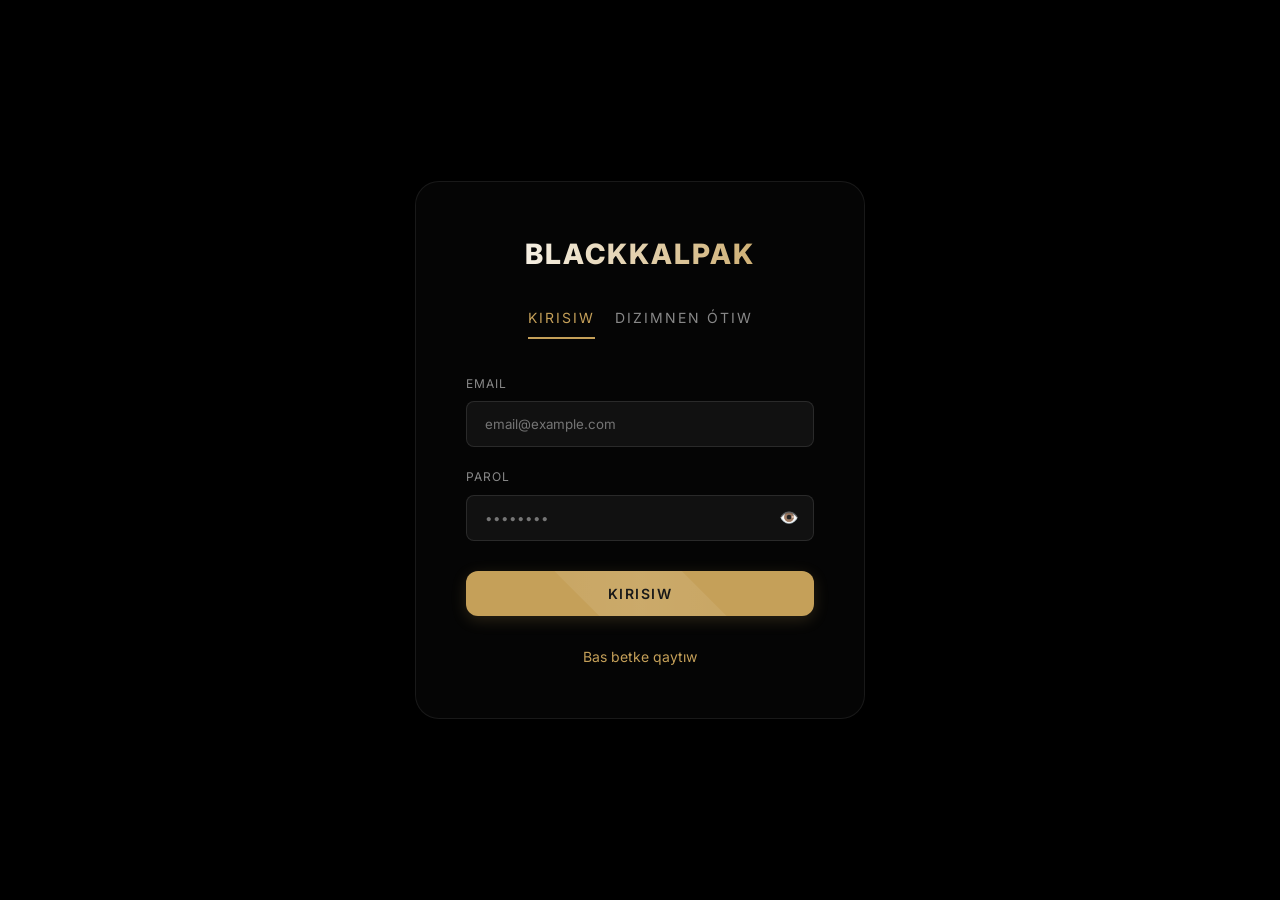
<file: auth.html>
<!DOCTYPE html>
<html lang="uz">
<head>
    <meta charset="UTF-8">
    <meta name="viewport" content="width=device-width, initial-scale=1.0">
    <title>Kirish va Ro'yxatdan o'tish | BlackKalpak Barbershop</title>
    <link rel="preconnect" href="https://fonts.googleapis.com">
    <link rel="preconnect" href="https://fonts.gstatic.com" crossorigin>
    <link href="https://fonts.googleapis.com/css2?family=Inter:wght@300;400;600;700&family=Playfair+Display:wght@700&display=swap" rel="stylesheet">
    <link rel="stylesheet" href="style.css">
    <style>
        .auth-container {
            min-height: 100vh;
            display: flex;
            align-items: center;
            justify-content: center;
            background: #000 url('https://images.unsplash.com/photo-1585747860715-2ba37e788b70?q=80&w=1500&auto=format&fit=crop') no-repeat center center/cover;
            padding: 20px;
            position: relative;
        }

        .auth-container::before {
            content: '';
            position: absolute;
            top: 0; left: 0; width: 100%; height: 100%;
            background: rgba(0,0,0,0.85);
        }

        .auth-card {
            position: relative;
            z-index: 1;
            width: 100%;
            max-width: 450px;
            background: rgba(255, 255, 255, 0.02);
            backdrop-filter: blur(25px);
            border: 1px solid rgba(255, 255, 255, 0.08);
            border-radius: 24px;
            padding: 50px;
            box-shadow: 0 30px 60px rgba(0,0,0,0.5);
            text-align: center;
        }

        .auth-tabs {
            display: flex;
            margin-bottom: 35px;
            gap: 20px;
            justify-content: center;
        }

        .auth-tab {
            color: #888;
            cursor: pointer;
            font-size: 14px;
            text-transform: uppercase;
            letter-spacing: 2px;
            padding-bottom: 8px;
            border-bottom: 2px solid transparent;
            transition: 0.3s;
        }

        .auth-tab.active {
            color: var(--primary);
            border-bottom-color: var(--primary);
        }

        .auth-form {
            display: none;
            flex-direction: column;
            gap: 20px;
        }

        .auth-form.active {
            display: flex;
        }

        .input-group {
            text-align: left;
        }

        .input-group label {
            display: block;
            font-size: 12px;
            color: #888;
            margin-bottom: 8px;
            text-transform: uppercase;
            letter-spacing: 1px;
        }

        .input-group input {
            width: 100%;
            background: rgba(255,255,255,0.05);
            border: 1px solid rgba(255,255,255,0.1);
            border-radius: 8px;
            padding: 14px 18px;
            color: #fff;
            font-family: 'Inter', sans-serif;
            transition: 0.3s;
        }

        .input-group input:focus {
            outline: none;
            border-color: var(--primary);
            background: rgba(197, 160, 89, 0.05);
        }

        .password-wrapper {
            position: relative;
        }

        .toggle-password {
            position: absolute;
            right: 15px;
            top: 50%;
            transform: translateY(-50%);
            cursor: pointer;
            color: #888;
            font-size: 16px;
            user-select: none;
            transition: 0.3s;
        }

        .toggle-password:hover {
            color: var(--primary);
        }

        .auth-btn {
            width: 100%;
            margin-top: 10px;
            padding: 16px;
            font-size: 14px;
        }

        .auth-footer {
            margin-top: 30px;
            font-size: 14px;
            color: #666;
        }

        .auth-footer a {
            color: var(--primary);
            text-decoration: none;
        }
    </style>
</head>
<body class="bg-dark">
    <div class="auth-container">
        <div class="auth-card">
            <div class="logo" style="margin-bottom: 30px; display: block; text-align: center;">BlackKalpak</div>
            
            <div class="auth-tabs">
                <div class="auth-tab active" id="tab-login">Kirisiw</div>
                <div class="auth-tab" id="tab-register">Dizimnen ótiw</div>
            </div>

            <!-- Login Form -->
            <form id="login-form" class="auth-form active">
                <div class="input-group">
                    <label>Email</label>
                    <input type="email" id="login-email" placeholder="email@example.com" required>
                </div>
                <div class="input-group">
                    <label>Parol</label>
                    <div class="password-wrapper">
                        <input type="password" id="login-password" placeholder="••••••••" required>
                        <span class="toggle-password" onclick="togglePassword('login-password', this)">👁️</span>
                    </div>
                </div>
                <button type="submit" class="btn btn-gold auth-btn">Kirisiw</button>
            </form>

            <!-- Register Form -->
            <form id="register-form" class="auth-form">
                <div class="input-group">
                    <label>A.F.I</label>
                    <input type="text" id="reg-name" placeholder="Atıńızdı kiritiń" required>
                </div>
                <div class="input-group">
                    <label>Email</label>
                    <input type="email" id="reg-email" placeholder="email@example.com" required>
                </div>
                <div class="input-group">
                    <label>Telefon raqam</label>
                    <input type="tel" id="reg-phone" placeholder="+998 90 123 45 67" required>
                </div>
                <div class="input-group">
                    <label>Parol</label>
                    <div class="password-wrapper">
                        <input type="password" id="reg-password" placeholder="••••••••" required>
                        <span class="toggle-password" onclick="togglePassword('reg-password', this)">👁️</span>
                    </div>
                </div>
                <button type="submit" class="btn btn-gold auth-btn">Dizimnen ótiw</button>
            </form>

            <div class="auth-footer">
                <p><a href="index.html">Bas betke qaytıw</a></p>
            </div>
        </div>
    </div>

    <script>
        const tabLogin = document.getElementById('tab-login');
        const tabRegister = document.getElementById('tab-register');
        const loginForm = document.getElementById('login-form');
        const registerForm = document.getElementById('register-form');

        // Toggle Password Visibility
        function togglePassword(inputId, icon) {
            const input = document.getElementById(inputId);
            if (input.type === 'password') {
                input.type = 'text';
                icon.innerText = '👁️‍🗨️'; // Change icon to indicate visible
            } else {
                input.type = 'password';
                icon.innerText = '👁️'; // Change icon to indicate hidden
            }
        }

        // Toggle Tabs
        tabLogin.addEventListener('click', () => {
            tabLogin.classList.add('active');
            tabRegister.classList.remove('active');
            loginForm.classList.add('active');
            registerForm.classList.remove('active');
        });

        tabRegister.addEventListener('click', () => {
            tabRegister.classList.add('active');
            tabLogin.classList.remove('active');
            registerForm.classList.add('active');
            loginForm.classList.remove('active');
        });

        // Register Logic
        registerForm.addEventListener('submit', (e) => {
            e.preventDefault();
            const name = document.getElementById('reg-name').value;
            const email = document.getElementById('reg-email').value;
            const phone = document.getElementById('reg-phone').value;
            const password = document.getElementById('reg-password').value;

            let users = JSON.parse(localStorage.getItem('users') || '[]');
            if (users.find(u => u.email === email)) {
                alert('Bul email menen paydalanıwshı álle-qashan bar!');
                return;
            }

            users.push({ name, email, phone, password });
            localStorage.setItem('users', JSON.stringify(users));
            alert('Muvaffaqiyatlı dizimnen óttińiz! Endi kirisiwińiz múmkin.');
            tabLogin.click();
        });

        // Login Logic
        loginForm.addEventListener('submit', (e) => {
            e.preventDefault();
            const email = document.getElementById('login-email').value;
            const pass = document.getElementById('login-password').value;
            const card = document.querySelector('.auth-card');

            // Admin Override
            if (email === 'admin@bar.com' && pass === 'ernazar12345678') {
                localStorage.setItem('currentUser', JSON.stringify({ name: 'Admin', email, role: 'admin' }));
                alert('Xosh keldińiz, Admin!');
                window.location.href = 'admin.html';
                return;
            }

            // Normal User
            const users = JSON.parse(localStorage.getItem('users') || '[]');
            const user = users.find(u => u.email === email && u.password === pass);

            if (user) {
                localStorage.setItem('currentUser', JSON.stringify({ ...user, role: 'user' }));
                alert('Xosh keldińiz, ' + user.name + '!');
                window.location.href = 'index.html';
            } else {
                // Shake animation on error
                card.classList.add('shake');
                card.style.borderColor = '#ff5555';
                setTimeout(() => {
                    card.classList.remove('shake');
                    card.style.borderColor = 'rgba(255, 255, 255, 0.08)';
                }, 500);
                
                // Show floating error message (optional but better than alert)
                const errorMsg = document.createElement('div');
                errorMsg.style.color = '#ff5555';
                errorMsg.style.fontSize = '12px';
                errorMsg.style.marginTop = '10px';
                errorMsg.innerText = 'Email yamasa parol qáte!';
                if (!loginForm.querySelector('.error-text')) {
                    errorMsg.className = 'error-text';
                    loginForm.appendChild(errorMsg);
                    setTimeout(() => errorMsg.remove(), 3000);
                }
            }
        });
    </script>
</body>
</html>
</file>
<file: style.css>
/* Premium Barbershop Design System */

:root {
    --primary: #c5a059; /* Elegant Gold */
    --primary-light: #d4b880;
    --dark: #0a0a0a;
    --darker: #050505;
    --bg-light: #111111;
    --text-primary: #ffffff;
    --text-muted: #aaaaaa;
    --glass: rgba(255, 255, 255, 0.03);
    --glass-border: rgba(255, 255, 255, 0.08);
    --gold-glow: 0 0 20px rgba(197, 160, 89, 0.2);
    --transition: all 0.5s cubic-bezier(0.4, 0, 0.2, 1);
}

* {
    margin: 0;
    padding: 0;
    box-sizing: border-box;
}

html {
    scroll-behavior: smooth;
}

body {
    background: #000 url('hero.png') no-repeat center center / cover fixed;
    color: var(--text-primary);
    font-family: 'Inter', sans-serif;
    line-height: 1.6;
    overflow-x: hidden;
    position: relative;
}

/* Full-site warm dark overlay */
body::before {
    content: '';
    position: fixed;
    top: 0;
    left: 0;
    width: 100%;
    height: 100%;
    background:
        radial-gradient(circle at 15% 15%, rgba(197, 160, 89, 0.06) 0%, transparent 45%),
        radial-gradient(circle at 85% 85%, rgba(197, 160, 89, 0.06) 0%, transparent 45%),
        linear-gradient(135deg, rgba(10, 6, 0, 0.82) 0%, rgba(5, 3, 0, 0.75) 50%, rgba(0, 0, 0, 0.88) 100%);
    z-index: -2;
    pointer-events: none;
}

/* Floating gold dust particles */
body::after {
    content: '';
    position: fixed;
    top: 0;
    left: 0;
    width: 200%;
    height: 200%;
    background-image:
        radial-gradient(circle at 20% 30%, rgba(197, 160, 89, 0.12) 1.5px, transparent 1.5px),
        radial-gradient(circle at 70% 80%, rgba(197, 160, 89, 0.08) 2px, transparent 2px),
        radial-gradient(circle at 40% 10%, rgba(255, 255, 255, 0.04) 1px, transparent 1px);
    background-size: 300px 300px;
    animation: bgParticleMove 60s linear infinite;
    z-index: -1;
    pointer-events: none;
    opacity: 0.7;
}

@keyframes bgParticleMove {
    from { transform: translate(0, 0); }
    to { transform: translate(-100px, -200px); }
}

h1, h2, h3, h4 {
    font-family: 'Playfair Display', serif;
    font-weight: 700;
}

.container {
    max-width: 1200px;
    margin: 0 auto;
    padding: 0 20px;
}

/* Navbar Style */
.navbar {
    position: fixed;
    top: 0;
    width: 100%;
    z-index: 1000;
    padding: 20px 0;
    transition: var(--transition);
    background: transparent;
}

.navbar.scrolled {
    background: rgba(10, 10, 10, 0.95);
    backdrop-filter: blur(10px);
    padding: 15px 0;
    box-shadow: 0 2px 10px rgba(0,0,0,0.5);
}

.navbar .container {
    display: flex;
    justify-content: space-between;
    align-items: center;
}

.logo-container {
    display: flex;
    align-items: center;
    gap: 15px;
}

.logo {
    font-size: 28px;
    font-weight: 800;
    letter-spacing: 2px;
    color: #fff;
    cursor: pointer;
    background: linear-gradient(90deg, #fff, var(--primary));
    -webkit-background-clip: text;
    background-clip: text;
    -webkit-text-fill-color: transparent;
    text-transform: uppercase;
}

.logo.gold {
    background: linear-gradient(90deg, var(--primary), #fff);
    -webkit-background-clip: text;
    background-clip: text;
    -webkit-text-fill-color: transparent;
}

.scissors-icon {
    width: 28px;
    height: 28px;
    color: var(--primary);
    filter: drop-shadow(0 0 5px rgba(197, 160, 89, 0.3));
    transition: var(--transition);
}

.logo-container:hover .scissors-icon {
    transform: rotate(-15deg) scale(1.1);
    color: #fff;
}

.nav-links {
    display: flex;
    gap: 30px;
}

.nav-links a {
    color: var(--text-primary);
    text-decoration: none;
    font-size: 13px;
    font-weight: 500;
    text-transform: uppercase;
    letter-spacing: 2px;
    transition: var(--transition);
    position: relative;
    opacity: 0;
    transform: translateY(-10px);
    animation: navLinkFade 0.8s ease forwards;
}

.nav-links a::after {
    content: '';
    position: absolute;
    bottom: -5px; left: 0;
    width: 0; height: 1px;
    background: var(--primary);
    transition: width 0.3s ease;
}

.nav-links a:hover {
    color: var(--primary);
}

.nav-links a:hover::after {
    width: 100%;
}

/* Staggered animation for nav links */
.nav-links a:nth-child(1) { animation-delay: 5.5s; }
.nav-links a:nth-child(2) { animation-delay: 5.7s; }
.nav-links a:nth-child(3) { animation-delay: 5.9s; }
.nav-links a:nth-child(4) { animation-delay: 6.1s; }

@keyframes navLinkFade {
    to { opacity: 1; transform: translateY(0); }
}

.user-profile-link {
    font-size: 13px !important;
    font-weight: 700;
    text-transform: uppercase;
    color: var(--primary) !important;
    text-decoration: none;
    padding: 8px 16px;
    border: 1px solid rgba(197, 160, 89, 0.3);
    border-radius: 20px;
    background: rgba(197, 160, 89, 0.05);
    transition: all 0.3s ease;
    display: inline-flex;
    align-items: center;
    gap: 8px;
    letter-spacing: 1px;
}

.user-profile-link:hover {
    background: var(--primary);
    color: #000 !important;
    box-shadow: 0 0 15px rgba(197, 160, 89, 0.5);
    transform: translateY(-2px);
}

.admin-link {
    font-size: 11px !important;
    background: rgba(255,255,255,0.05);
    padding: 4px 10px;
    border-radius: 4px;
    margin-left: 10px;
}

.actions {
    display: flex;
    align-items: center;
    gap: 20px;
}

/* Premium Button Animations */
.btn, button[type="submit"], .trigger-booking, .admin-btn {
    display: inline-block;
    padding: 14px 28px;
    font-size: 14px;
    font-weight: 600;
    text-transform: uppercase;
    letter-spacing: 1.5px;
    text-decoration: none;
    cursor: pointer;
    border: none;
    outline: none;
    position: relative;
    overflow: hidden;
    transition: all 0.4s cubic-bezier(0.175, 0.885, 0.32, 1.275) !important;
    transform-origin: center;
    border-radius: 12px !important;
    font-family: 'Inter', sans-serif;
}

.btn:active, button:active {
    transform: scale(0.95);
}

.btn-gold {
    background: var(--primary);
    color: #000;
    box-shadow: 0 4px 15px rgba(197, 160, 89, 0.2);
}

.btn-gold:hover {
    background: var(--primary-light);
    box-shadow: 0 8px 25px rgba(197, 160, 89, 0.4);
    transform: translateY(-3px) scale(1.02);
}

.btn-outline {
    background: transparent;
    border: 1px solid var(--primary) !important;
    color: var(--primary);
}

.btn-outline:hover {
    box-shadow: 0 0 20px rgba(197, 160, 89, 0.15);
    background: rgba(197, 160, 89, 0.1);
    transform: translateY(-2px);
}

/* Shimmer effect for premium buttons */
.btn::after {
    content: '';
    position: absolute;
    top: -50%;
    left: -50%;
    width: 200%;
    height: 200%;
    background: linear-gradient(45deg, transparent, rgba(255,255,255,0.1), transparent);
    transform: rotate(45deg);
    transition: 0.5s;
    pointer-events: none;
}

.btn:hover::after {
    left: 100%;
}

.shake {
    animation: shake 0.5s cubic-bezier(.36,.07,.19,.97) both;
}

@keyframes shake {
    10%, 90% { transform: translate3d(-1px, 0, 0); }
    20%, 80% { transform: translate3d(2px, 0, 0); }
    30%, 50%, 70% { transform: translate3d(-4px, 0, 0); }
    40%, 60% { transform: translate3d(4px, 0, 0); }
}

.lang-toggle {
    font-size: 12px;
    color: var(--text-muted);
    cursor: pointer;
}

/* Hero Section */
.hero {
    height: 100vh;
    display: flex;
    align-items: center;
    position: relative;
    background: transparent;
}

.hero-overlay {
    position: absolute;
    top: 0;
    left: 0;
    width: 100%;
    height: 100%;
    background: transparent;
}

.hero-content {
    position: relative;
    z-index: 1;
    max-width: 800px;
}

.hero h1 {
    font-size: 84px;
    line-height: 1;
    margin-bottom: 25px;
    letter-spacing: -2px;
    font-weight: 900;
    text-transform: uppercase;
    background: linear-gradient(90deg, #fff, var(--primary), #fff);
    background-size: 200% auto;
    -webkit-background-clip: text;
    background-clip: text;
    -webkit-text-fill-color: transparent;
    animation: titleShine 4s linear infinite;
}

@keyframes titleShine {
    to { background-position: 200% center; }
}

.hero p {
    font-size: 20px;
    color: var(--text-muted);
    margin-bottom: 45px;
    line-height: 1.6;
    font-weight: 300;
    letter-spacing: 0.5px;
}

.hero-btns {
    display: flex;
    gap: 15px;
}

/* Section Common */
.section {
    padding: 100px 0;
    background: transparent;
}

.section.bg-dark {
    background: transparent;
}

.bg-darker {
    background: transparent;
}

.section-title {
    font-size: 42px;
    margin-bottom: 50px;
    font-weight: 700;
}

.section-title.center {
    text-align: center;
}

.section-title.gold {
    color: var(--primary);
}

.section-title.white {
    color: #fff;
}

/* About Section Enhanced */
.about-images {
    position: relative;
    height: 500px;
}

.img-wrapper {
    position: absolute;
    border-radius: 16px;
    overflow: hidden;
    box-shadow: 0 20px 40px rgba(0,0,0,0.5);
    transition: var(--transition);
}

.img-wrapper img {
    width: 100%;
    height: 100%;
    object-fit: cover;
    transition: transform 0.6s ease;
}

.img-wrapper:hover img {
    transform: scale(1.1);
}

.main-img {
    width: 70%;
    height: 400px;
    top: 0; left: 0;
    z-index: 1;
}

.sub-img {
    width: 50%;
    height: 300px;
    bottom: 0; right: 0;
    z-index: 2;
    border: 5px solid var(--dark);
}

.about-stats {
    display: flex;
    gap: 40px;
    margin-top: 40px;
}

.stat-item span {
    font-size: 32px;
    font-weight: 700;
    color: var(--primary);
    font-family: 'Playfair Display', serif;
}

.stat-item p {
    font-size: 14px;
    color: var(--text-muted);
}

/* Barbados Section */
.barbados {
    background: transparent;
}

.glass-card {
    background: var(--glass);
    backdrop-filter: blur(20px);
    border: 1px solid var(--glass-border);
    border-radius: 24px;
    padding: 60px;
    display: grid;
    grid-template-columns: 1.2fr 1fr;
    gap: 60px;
    box-shadow: 0 20px 40px rgba(0,0,0,0.4);
}

.barbados-text h3 {
    font-size: 36px;
    margin-bottom: 20px;
    color: var(--primary);
}

.barbados-text p {
    font-size: 18px;
    color: var(--text-muted);
    margin-bottom: 40px;
}

.barbados-stat-grid {
    display: grid;
    grid-template-columns: 1fr;
    gap: 30px;
}

.b-stat {
    font-size: 16px;
    color: var(--text-muted);
    display: flex;
    align-items: center;
    gap: 15px;
}

.b-stat span {
    font-size: 32px;
    font-weight: 700;
    color: var(--primary);
    font-family: 'Playfair Display', serif;
}

@media (max-width: 991px) {
    .glass-card {
        grid-template-columns: 1fr;
        padding: 40px 30px;
    }
}
.services-grid {
    display: grid;
    grid-template-columns: repeat(auto-fit, minmax(250px, 1fr));
    gap: 30px;
}

.service-card {
    background: var(--glass);
    backdrop-filter: blur(10px);
    display: flex;
    flex-direction: column;
    align-items: center;
    padding: 60px 40px;
    border-radius: 20px;
    border: 1px solid var(--glass-border);
    transition: var(--transition);
    text-align: center;
}

.service-card h3 {
    font-size: 20px;
    margin-bottom: 15px;
    color: #fff;
}

.service-card p {
    color: var(--text-muted);
    font-size: 14px;
    margin-bottom: 20px;
}

.price {
    display: inline-block;
    padding: 8px 20px;
    margin-top: 25px;
    font-size: 20px;
    font-weight: 800;
    color: #1a1a1a;
    background: linear-gradient(45deg, #bf953f, #fcf6ba, #b38728, #fbf5b7, #aa771c);
    background-size: 200% 200%;
    animation: goldShine 3s infinite linear;
    border-radius: 3px;
    box-shadow: 0 10px 20px rgba(0,0,0,0.4);
    font-family: 'Playfair Display', serif;
    transition: all 0.4s ease;
    border: 1px solid rgba(255,255,255,0.4);
}

@keyframes goldShine {
    0% { background-position: 0% 50%; }
    50% { background-position: 100% 50%; }
    100% { background-position: 0% 50%; }
}

.service-card:hover .price {
    transform: scale(1.15) translateY(-5px);
    box-shadow: 0 15px 35px rgba(197, 160, 89, 0.6);
    filter: brightness(1.2);
}

.service-card.highlighted {
    border-color: var(--primary);
    transform: scale(1.05);
}

.service-card:hover {
    border-color: var(--primary);
    transform: translateY(-10px);
}

/* Masters Section */
.masters-grid {
    display: grid;
    grid-template-columns: repeat(auto-fit, minmax(300px, 1fr));
    gap: 40px;
}

.master-card {
    text-align: center;
    transition: var(--transition);
}

.master-img {
    width: 100%;
    aspect-ratio: 4/5;
    background: #222;
    border-radius: 12px;
    margin-bottom: 25px;
    overflow: hidden;
    filter: grayscale(100%);
    transition: var(--transition);
    border: 1px solid var(--glass-border);
}

.master-img img {
    width: 100%;
    height: 100%;
    object-fit: cover;
    transition: var(--transition);
}

.master-card:hover .master-img {
    filter: grayscale(0%);
    transform: scale(1.02);
}

.master-card h3 {
    font-size: 24px;
    margin-bottom: 5px;
}

.master-card p {
    color: var(--primary);
    text-transform: uppercase;
    font-size: 14px;
}

/* Footer */
.footer {
    padding: 80px 0 40px;
    border-top: 1px solid #222;
}

.footer-grid {
    display: grid;
    grid-template-columns: 2fr 1fr 1fr;
    gap: 60px;
    margin-bottom: 60px;
}

.footer-info p {
    color: var(--text-muted);
    margin-bottom: 10px;
}

.footer-links h4, .footer-social h4 {
    color: #fff;
    margin-bottom: 25px;
    font-family: 'Inter', sans-serif;
    font-size: 16px;
    text-transform: uppercase;
}

.footer-links a, .footer-social a {
    display: block;
    color: var(--text-muted);
    text-decoration: none;
    margin-bottom: 10px;
    transition: var(--transition);
}

.footer-links a:hover, .footer-social a:hover {
    color: var(--primary);
}

.footer-bottom {
    text-align: center;
    padding-top: 40px;
    border-top: 1px solid #222;
    color: var(--text-muted);
    font-size: 14px;
}

/* Animations */
.fade-up {
    animation: fadeUp 1s ease forwards;
    opacity: 0;
    transform: translateY(30px);
}

.delay-1 { animation-delay: 0.2s; }
.delay-2 { animation-delay: 0.4s; }

@keyframes fadeUp {
    to {
        opacity: 1;
        transform: translateY(0);
    }
}

/* Modal & Notifications */
.modal {
    display: none;
    position: fixed;
    top: 0; left: 0; width: 100%; height: 100%;
    background: rgba(0,0,0,0.8);
    backdrop-filter: blur(5px);
    z-index: 2000;
    align-items: center;
    justify-content: center;
}

.modal-content {
    width: 90%;
    max-width: 500px;
    padding: 40px;
    position: relative;
    grid-template-columns: 1fr;
}

.close-modal {
    position: absolute;
    top: 20px; right: 30px;
    font-size: 30px;
    cursor: pointer;
    color: #fff;
}

.modal .input-group { margin-bottom: 20px; }
.modal label { display: block; margin-bottom: 8px; font-size: 12px; color: #888; text-transform: uppercase; }
.modal select, .modal input {
    width: 100%;
    background: rgba(255,255,255,0.05);
    border: 1px solid rgba(255,255,255,0.1);
    padding: 12px;
    color: #fff;
    border-radius: 8px;
}

.noti-panel {
    position: fixed;
    top: 80px; right: 20px;
    width: 320px;
    max-height: 400px;
    overflow-y: auto;
    z-index: 1500;
    display: none;
    padding: 25px;
    grid-template-columns: 1fr;
}

.noti-panel.active { display: block; }
.noti-panel h3 { font-size: 18px; margin-bottom: 20px; color: var(--primary); }

.noti-btn {
    background: none;
    border: none;
    color: #fff;
    font-size: 20px;
    cursor: pointer;
    position: relative;
}

#noti-badge {
    position: absolute;
    top: -5px; right: -5px;
    background: red;
    color: #fff;
    border-radius: 50%;
    font-size: 10px;
    padding: 2px 5px;
}

.noti-item {
    background: rgba(255,255,255,0.02);
    border: 1px solid var(--glass-border);
    border-radius: 8px;
    padding: 12px;
    margin-bottom: 10px;
    font-size: 13px;
}
/* Reviews & Map */
.reviews-grid {
    display: grid;
    grid-template-columns: repeat(auto-fit, minmax(300px, 1fr));
    gap: 30px;
}

.review-card {
    background: var(--glass);
    border: 1px solid var(--glass-border);
    padding: 30px;
    border-radius: 20px;
    transition: var(--transition);
}

.review-card:hover {
    transform: translateY(-10px);
    border-color: var(--primary);
}

.rev-header {
    display: flex;
    justify-content: space-between;
    margin-bottom: 15px;
}

.rev-name { font-weight: 600; color: var(--primary); }
.rev-rating { color: #ffca28; }

.map-grid {
    display: grid;
    grid-template-columns: 1fr 1.5fr;
    gap: 20px;
    align-items: center;
}

@media (max-width: 991px) {
    .map-grid {
        grid-template-columns: 1fr;
    }
}

.noti-item.new { border-color: var(--primary); }

.gallery-grid {
    display: grid;
    grid-template-columns: repeat(auto-fill, minmax(280px, 1fr));
    gap: 20px;
}

.gallery-item {
    border-radius: 12px;
    overflow: hidden;
    position: relative;
    aspect-ratio: 1 / 1;
    border: 1px solid var(--glass-border);
}

.gallery-item img {
    width: 100%;
    height: 100%;
    object-fit: cover;
    transition: transform 0.5s ease;
}

.gallery-item:hover img {
    transform: scale(1.1);
}

/* Preloader Styles - Ultra Premium */
.preloader {
    position: fixed;
    top: 0; left: 0; width: 100%; height: 100%;
    background: radial-gradient(ellipse at center, #0f0f0f 0%, #000 100%);
    z-index: 10000;
    display: flex;
    align-items: center;
    justify-content: center;
    overflow: hidden;
    transition: all 1.5s cubic-bezier(0.7, 0, 0.3, 1);
}

/* Preloader background sparkles */
.preloader::before {
    content: '';
    position: absolute;
    width: 200%;
    height: 200%;
    background-image:
        radial-gradient(circle at 20% 20%, rgba(197, 160, 89, 0.12) 2px, transparent 2px),
        radial-gradient(circle at 80% 80%, rgba(197, 160, 89, 0.08) 1.5px, transparent 1.5px),
        radial-gradient(circle at 60% 30%, rgba(255,255,255,0.04) 1px, transparent 1px);
    background-size: 200px 200px;
    animation: bgParticleMove 20s linear infinite;
    pointer-events: none;
}

/* Gold ring glow */
.preloader::after {
    content: '';
    position: absolute;
    width: 350px; height: 350px;
    border-radius: 50%;
    background: radial-gradient(circle, rgba(197,160,89,0.08) 0%, transparent 70%);
    animation: pulseGlow 2s ease-in-out infinite;
    pointer-events: none;
}

@keyframes pulseGlow {
    0%, 100% { transform: scale(0.9); opacity: 0.5; }
    50% { transform: scale(1.1); opacity: 1; }
}

.preloader.hidden {
    opacity: 0;
    visibility: hidden;
    transform: scale(1.08);
}

.preloader-content {
    position: relative;
    z-index: 10;
    display: flex;
    flex-direction: column;
    align-items: center;
    gap: 0;
}

.preloader-scissors {
    color: var(--primary);
    filter: drop-shadow(0 0 25px rgba(197, 160, 89, 0.7));
    animation: clipMotion 1.8s infinite alternate ease-in-out;
    margin-bottom: 20px;
}

.loader-ring {
    position: absolute;
    top: 50%; left: 50%;
    transform: translate(-50%, -50%);
    width: 280px; height: 280px;
    border: 1px solid rgba(197, 160, 89, 0.1);
    border-top: 2px solid var(--primary);
    border-right: 2px solid var(--primary);
    border-radius: 50%;
    animation: rotateRing 1.8s linear infinite;
    box-shadow: 0 0 60px rgba(197, 160, 89, 0.15);
}

.preloader .logo {
    font-size: 56px;
    letter-spacing: 10px;
    font-weight: 900;
    text-transform: uppercase;
    position: relative;
    z-index: 1;
    background: linear-gradient(90deg, #c5a059, #fff, #c5a059);
    background-size: 200% auto;
    -webkit-background-clip: text;
    background-clip: text;
    -webkit-text-fill-color: transparent;
    animation: titleShine 2.5s linear infinite;
    margin-bottom: 8px;
}

.loader-bar {
    width: 220px;
    height: 2px;
    background: rgba(255,255,255,0.05);
    margin-top: 15px;
    position: relative;
    overflow: hidden;
    border-radius: 2px;
}

.loader-bar::after {
    content: '';
    position: absolute;
    top: 0; left: -100%;
    width: 100%; height: 100%;
    background: linear-gradient(90deg, transparent, var(--primary), #fff, var(--primary), transparent);
    animation: loadingProgress 2s infinite ease-in-out;
}

@keyframes rotateRing {
    to { transform: translate(-50%, -50%) rotate(360deg); }
}

@keyframes logoGlow {
    0%, 100% { filter: drop-shadow(0 0 10px rgba(197, 160, 89, 0.2)); transform: scale(1); }
    50% { filter: drop-shadow(0 0 30px rgba(197, 160, 89, 0.5)); transform: scale(1.02); }
}

@keyframes clipMotion {
    0% { transform: scale(1) rotate(-15deg); opacity: 0.7; filter: drop-shadow(0 0 15px rgba(197,160,89,0.5)); }
    100% { transform: scale(1.25) rotate(15deg); filter: drop-shadow(0 0 40px rgba(197,160,89,0.9)); opacity: 1; }
}

@keyframes loadingProgress {
    0% { left: -100%; }
    100% { left: 100%; }
}
</file>
